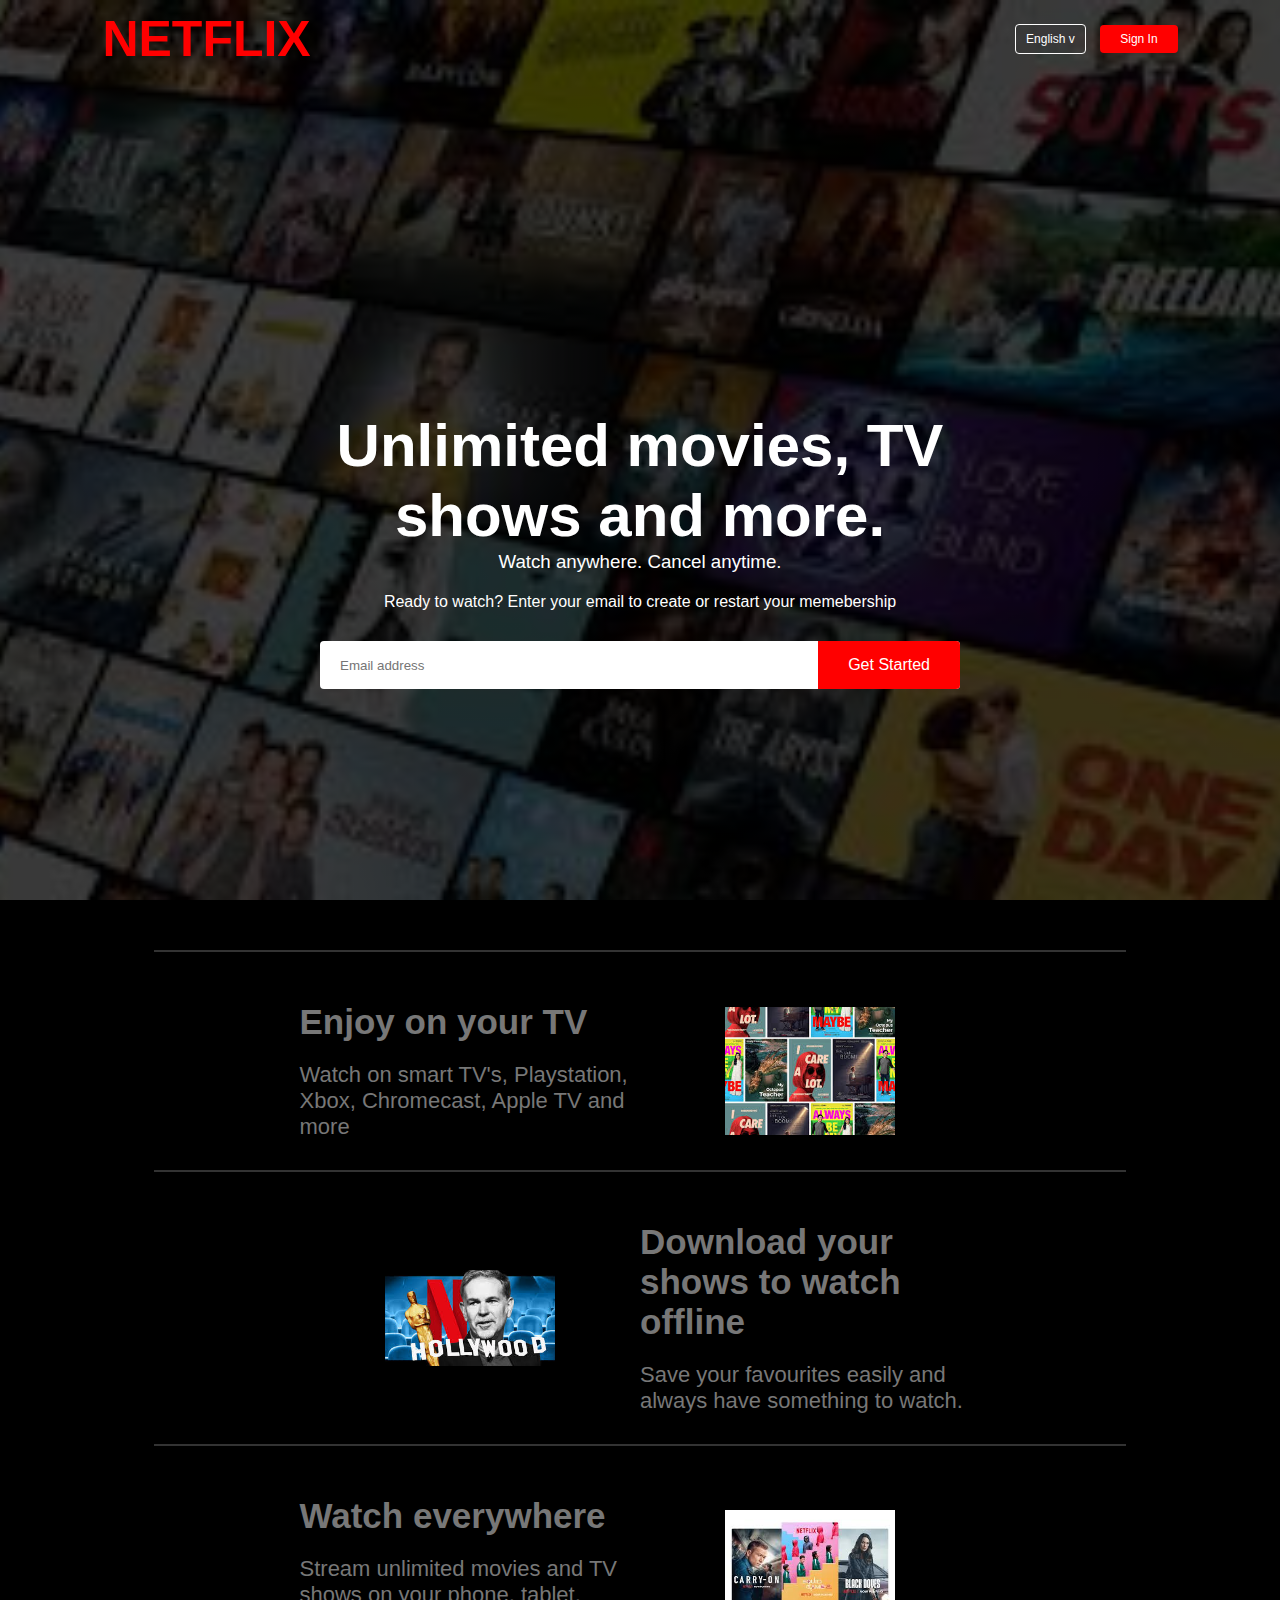
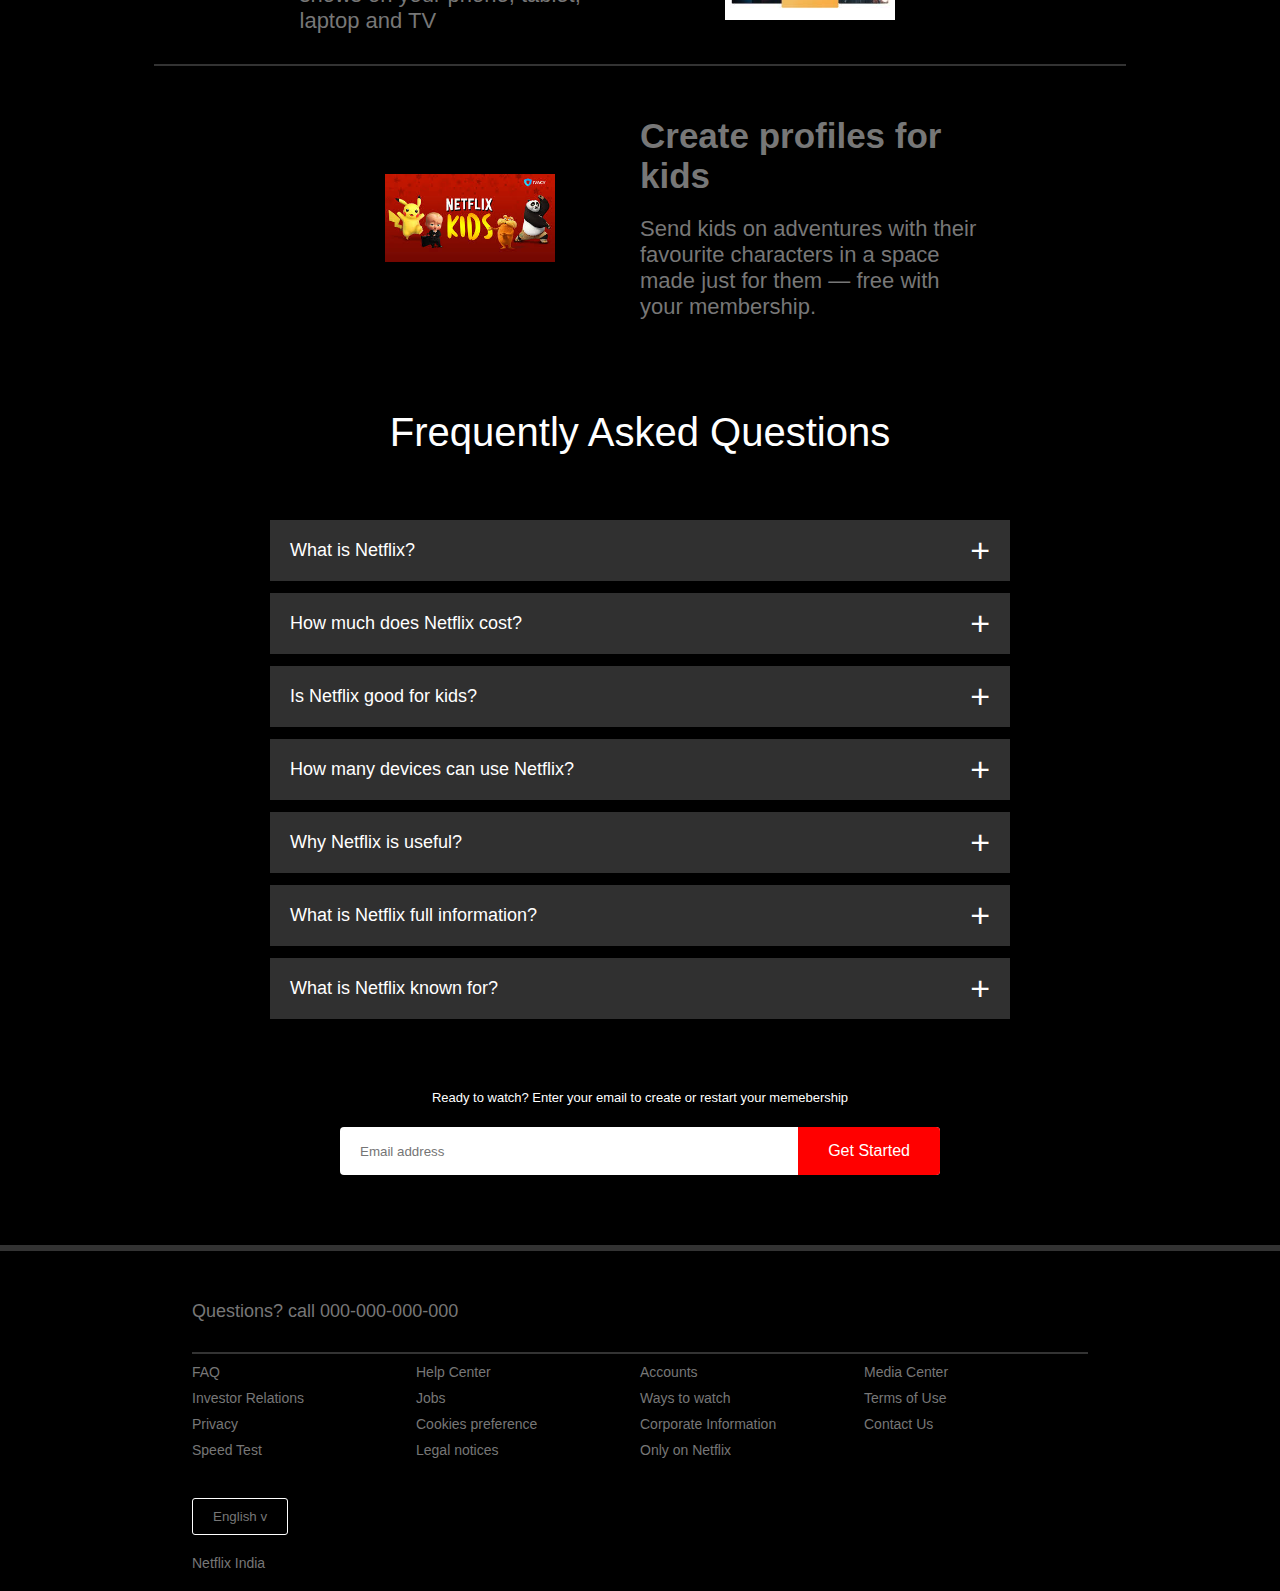
<file: index.html>
<!DOCTYPE html>
<html lang = 'en'>
<head>
    <meta charset="UTF-8"/>
    <meta name ="viewport" content="width=device-width, initial-scale=1.0"/>
    <title>Netflix Website Clone</title>
    <!--Add icon-->
    <link rel="icon" href="logo3.png" class="icon">
    <link rel="stylesheet" href="style.css">
</head>
<body>
<div class="header">
    <nav>
        <h5 class="logo">NETFLIX</h5>
        <div class="menu">
        <button class="language">English v </button>
        <button class="sign-in-button">Sign In</button></div>
    </nav>  
<!--header content-->
    <div class="header-content">
        <h1>Unlimited movies, TV shows and more.</h1>
        <h3>Watch anywhere. Cancel anytime.</h3>
        <p>Ready to watch? Enter your email to create or restart your memebership</p>
        <form class="email-signup">
            <input type="email" placeholder="Email address" required>
            <button type="submit">Get Started</button>
        </form>
    </div>
</div>
<!--Features-->
<div class="features">
    <div class="row">
        <div class="text-column"> <!--column1 for text-->
            <h2> Enjoy on your TV</h2>
            <p> Watch on smart TV's, Playstation, Xbox, Chromecast,
                Apple TV and more</p>   
        </div>
        <div class="img-column"> <!--column1 for image 1-->
                <img src="Movie1_img.jpg">
        </div>
    </div>
    <div class="row">           
        <div class="img-column">  <!--column2 for image 2-->
            <img src="images2.jpg">
        </div>
        <div class="text-column">
            <h2> Download your shows to watch offline</h2>
            <p> Save your favourites easily and always have something to watch.</p>
        </div>
    </div>
    <div class="row">
        <div class="text-column"> <!--column2 for text-->
            <h2> Watch everywhere</h2>
            <p> Stream unlimited movies and TV shows on your phone, tablet, laptop and TV</p>
        </div>
        <div class="img-column">   <!--column3 for image 1-->
            <img src="images3.jpg">
        </div>
    </div>
    <div class="row">
        <div class="img-column">  <!--column4 for image 1-->
            <img src="images5.jpg">
        </div>
        <div class="text-column">  <!--column1 for text 1-->
            <h2> Create profiles for kids</h2>
            <p> Send kids on adventures with their favourite characters in a space 
                made just for them — free with your membership.</p>
        </div>
    </div>
</div>
    <!--FAQ-->
<div class="faq">
    <h2>Frequently Asked Questions</h2>
    <ul class="questions">
        <li>    <!--FAQ 1-->
            <input type="radio" name="'questions" id="first">
            <label for="first">What is Netflix?</label>
            <div class="content">
                <p>Netflix is a streaming service that offers a wide variety 
                of award-winning TV shows, movies, anime, documentaries,
                and more on thousands of internet-connected</p>
            </div>
        </li>
        <li>    <!--FAQ 2-->
            <input type="radio" name="'questions" id="second">
            <label for="second">How much does Netflix cost?</label>
            <div class="content">
                <p>Netflix does not offer free trials, 
                but you have the freedom to change your plan or cancel online 
                at any time if you decide Netflix isn't for you. There are no contracts,
                no cancellation fees, and no commitments.
                You can sign up and take advantage of all Netflix has to offer</p>
            </div>
        </li>
        <li>     <!--FAQ 3-->
            <input type="radio" name="'questions" id="third">
            <label for="third">Is Netflix good for kids?</label>
            <div class="content">
                <p>To choose the types of TV shows, movies, or games your kids can watch or play, 
                you can manage their profiles individually or create a profile with the Netflix Kids experience. 
                ote:Netflix Games are not displayed in profiles using the Netflix Kids experience</p>
            </div>
        </li>
        <li>     <!--FAQ 4-->
            <input type="radio" name="'questions" id="fourth">
            <label for="fourth">How many devices can use Netflix?</label>
            <div class="content">
                <p>You can stream Netflix on 1, 2, or 4 devices 
                    simultaneously depending on your subscription plan: Basic allows one stream, 
                    Standard allows two, and Premium allows four. </p>
            </div>
        </li>
        <li>     <!--FAQ 5-->
            <input type="radio" name="'questions" id="fifth">
            <label for="fifth">Why Netflix is useful?</label>
            <div class="content">
                <p>It has a huge selection of movies and TV shows old and new,
                     tons of high-quality original programs, and an easy-to-navigate interface.
                      Even though it no longer offers a free trial, it's worth trying 
                    Netflix for a month if you want something new to watch</p>
            </div>
        </li>
        <li>     <!--FAQ 6-->
            <input type="radio" name="'questions" id="sixth">
            <label for="sixth">What is Netflix full information?</label>
            <div class="content">
                <p>Netflix is one of the world's leading entertainment services 
                    with over 300 million paid memberships in over 190 countries enjoying TV series, 
                    films and games across a wide variety of genres and languages.</p>
            </div>
        </li>
        <li>     <!--FAQ 7-->
            <input type="radio" name="'questions" id="seventh">
            <label for="seventh">What is Netflix known for?</label>
            <div class="content">
                <p>Netflix is a subscription-based streaming service that allows our members to watch 
                    TV shows and movies on an internet-connected device</p>
            </div>
        </li>
    </ul>
    <small>Ready to watch? 
        Enter your email to create or restart your memebership
    </small>
    <form class="email-signup">
        <input type="email" placeholder="Email address" required>
        <button type="submit">Get Started</button>
    </form>
</div>
<div class="footer">
    <h2>Questions? call 000-000-000-000</h2>
    <div class="row">
        <div class="column">
            <a href="#">FAQ</a>
            <a href="#">Investor Relations</a>
            <a href="#">Privacy</a>
            <a href="#">Speed Test</a>
        </div>
        <div class="column">
            <a href="#">Help Center</a>
            <a href="#">Jobs</a>
            <a href="#">Cookies preference</a>
            <a href="#">Legal notices</a>
        </div>
        <div class="column">
            <a href="#">Accounts</a>
            <a href="#">Ways to watch</a>
            <a href="#">Corporate Information</a>
            <a href="#">Only on Netflix</a>
        </div>
        <div class="column">
            <a href="#">Media Center</a>
            <a href="#">Terms of Use</a>
            <a href="#">Contact Us</a>
        </div>
    </div>
    <button class="language">English v </button>
    <p class="copyright-txt">Netflix India</p>

</div>
</body>
</html>
</file>
<file: style.css>
*{
    margin: 0;
    padding: 0;
    font-family: Arial, Helvetica, sans-serif;
    box-sizing: border-box;
}
.icon{
    border-radius: 50%;
    background-color: black;
}
body{
    background: black;
    color: white;

}
.header{
    width: 100%;
    height: 100vh;
    background: linear-gradient(rgba(0,0,0,0.7), rgba(0,0,0,0.7)), 
    url('Netflix_backgroun_img.jpg');
    background-size: cover;
    background-position: center;
    padding: 10px 8%;
    position: relative;   
}
nav{
    display: flex;
    align-items: center;
    justify-content: space-between;
    padding: 10px, 0;
}
.header h5{
    color: red;
    font-size: 50px;
    font-family: Arial, Helvetica, sans-serif;
    width: 150px;
    cursor: pointer;
}
nav button{
    border: 0;
    outline: 0;
    background: red;
    color: white;
    padding: 7px 20px;
    font-size: 12px;
    border-radius: 4px;
    margin-left: 10px;
    cursor: pointer;
}
.language{
    display: inline-flex;
    align-items: center;
    background: transparent;
    border: 1px solid white;
    padding: 7px 10px;
}
.header-content{
    position: absolute;
    top: 50%;
    left: 50%;
    transform: translate(-50%,-50%);
    text-align: center;
    margin-top: 100px;
}
.header-content h1{
    font-size: 60px;
    line-height: 70px;
    font-weight: 600;
    max-width: 650px;
}
.header-content h3{
    font-weight: 400;
    margin-bottom: 20px;
}
.email-signup{
    background: white;
    border-radius: 4px;
    display: flex;
    align-items: center;
    margin-top: 30px;
    overflow: hidden;
}
.email-signup input{
    flex: 1;
    border: 0;
    outline: 0;
    margin-left: 20px;
}
.email-signup button{
    background: red;
    border: 0;
    outline: 0;
    color: white;
    font-size: 16px;
    cursor: pointer;
    padding: 15px 30px;
}
/*------------features-----------------*/
.features{
    padding: 50px 12%;
    font-size: 22px;
}
.row{
    display: flex;
    width: 100%;
    align-items: center;
    flex-wrap: wrap;
    padding: 50px 0;
    padding: 50px 15% 10px;
    border-top: 2px solid #333;
    color: #777;
}
.text-column{
    flex-basis: 50%;
    margin-bottom: 20px;
}
.img-column{
    flex-basis: 50%;
    margin-bottom: 20px;
}
.img-column img{
    display: block;
    width: 50%;
    margin: auto;
}
.features h2{
    font-size: 35px;
    font-weight: 600;
    margin-bottom: 20px;
}
/*-----FAQ-----*/
.faq{
    padding: 10px 12%;
    text-align: center;
    font-size: 18px;
}
.faq h2{
    font-weight: 500;
    font-size: 40px;
} /* Questions */
.questions{
    margin: 60px auto;
    width: 100%;
    max-width: 750px;
}
.questions li{
    list-style: none;
    width: 100%;
    padding: 5px;
}
.questions li label{
    display: flex;
    align-items: center;
    padding: 20px;
    font-size: 18px;
    font-weight: 500;
    background: #303030;
    margin-bottom: 2px;
    cursor: pointer;
    position: relative;
}
label::after{
    content: '+';
    font-size: 34px;
    position: absolute;
    right: 20px;
    transition: transform 0.5s;
}
input[type ='radio']{
    display: none;
}
.questions .content{
    background: #303030;
    text-align: left;
    padding: 0 20px;
    max-height: 0;
    overflow: hidden;
    transition: max-height 0.5s, padding 0.5s;
}
.questions input[type = 'radio']:checked + label + .content{
    max-height: 600px;
    padding: 30px 20px;
}
.questions input[type = 'radio']:checked + label::after{
    transform: rotate(135deg);
}
.faq .email-signup{
    max-width: 600px;
    margin: 20px auto 60px;
}
.faq small{
    font-size: 13px;
}
/*  Footer   */
.footer{
    padding: 50px 15% 10px;
    border-top: 6px solid #333;
    color: #777;
}
.footer h2{
    font-size: 18px;
    font-weight: 400;
    margin-bottom: 30px;
}
.footer .column{
    flex-basis: 25%;
    flex-grow: 1;
    margin-bottom: 20px;
}
.footer .column a{
    display: block;
    text-decoration: none;
    color: #777;
    font-size: 14px;
    margin-bottom: 10px;
}
.footer .row{
    align-items: flex-start;
    padding: 10px 0;
}
.footer .language{
    color: #777;
    padding: 10px 20px;
    border-radius: 3px;
}
.copyright-txt{
    font-size: 14px;
    margin-top: 20px;
    margin-bottom: 10px;
}
/*--media-queries for small screen---*/
@media only screen and (max-width: 600px){
    nav .logo{
        font-size: 25px;
    }
    nav button{
        padding: 5px 10px;
    }
    nav .language{
        padding: 4px 8px;
    }
    .header-content{
        position: unset;
        transform: none;
        padding-top: 75px;
    }
    .header-content h1{
        font-size: 30px;
    }
    .email-signup button{
        font-size: 12px;
        padding: 10px 15px;
    }
    .text-column, .img-column{
        flex-basis: 100%;
    }
    .features h2{
        font-size: 30px;
    }
    .features p{
        font-size: 15px;
    }
    .row:nth-child(2), .row:nth-child(4){
        flex-direction: column-reverse;
    }
    .features .row{
        padding: 10px 0;
    }
    .faq h2{
        font-size: 20px;
    }
    .questions .content{
        font-size: 14px;
    }
    .questions li label{
        padding: 10px;
        font-size: 14px;
    }
    label::after{
        font-size: 22px;
    }

}
</file>
